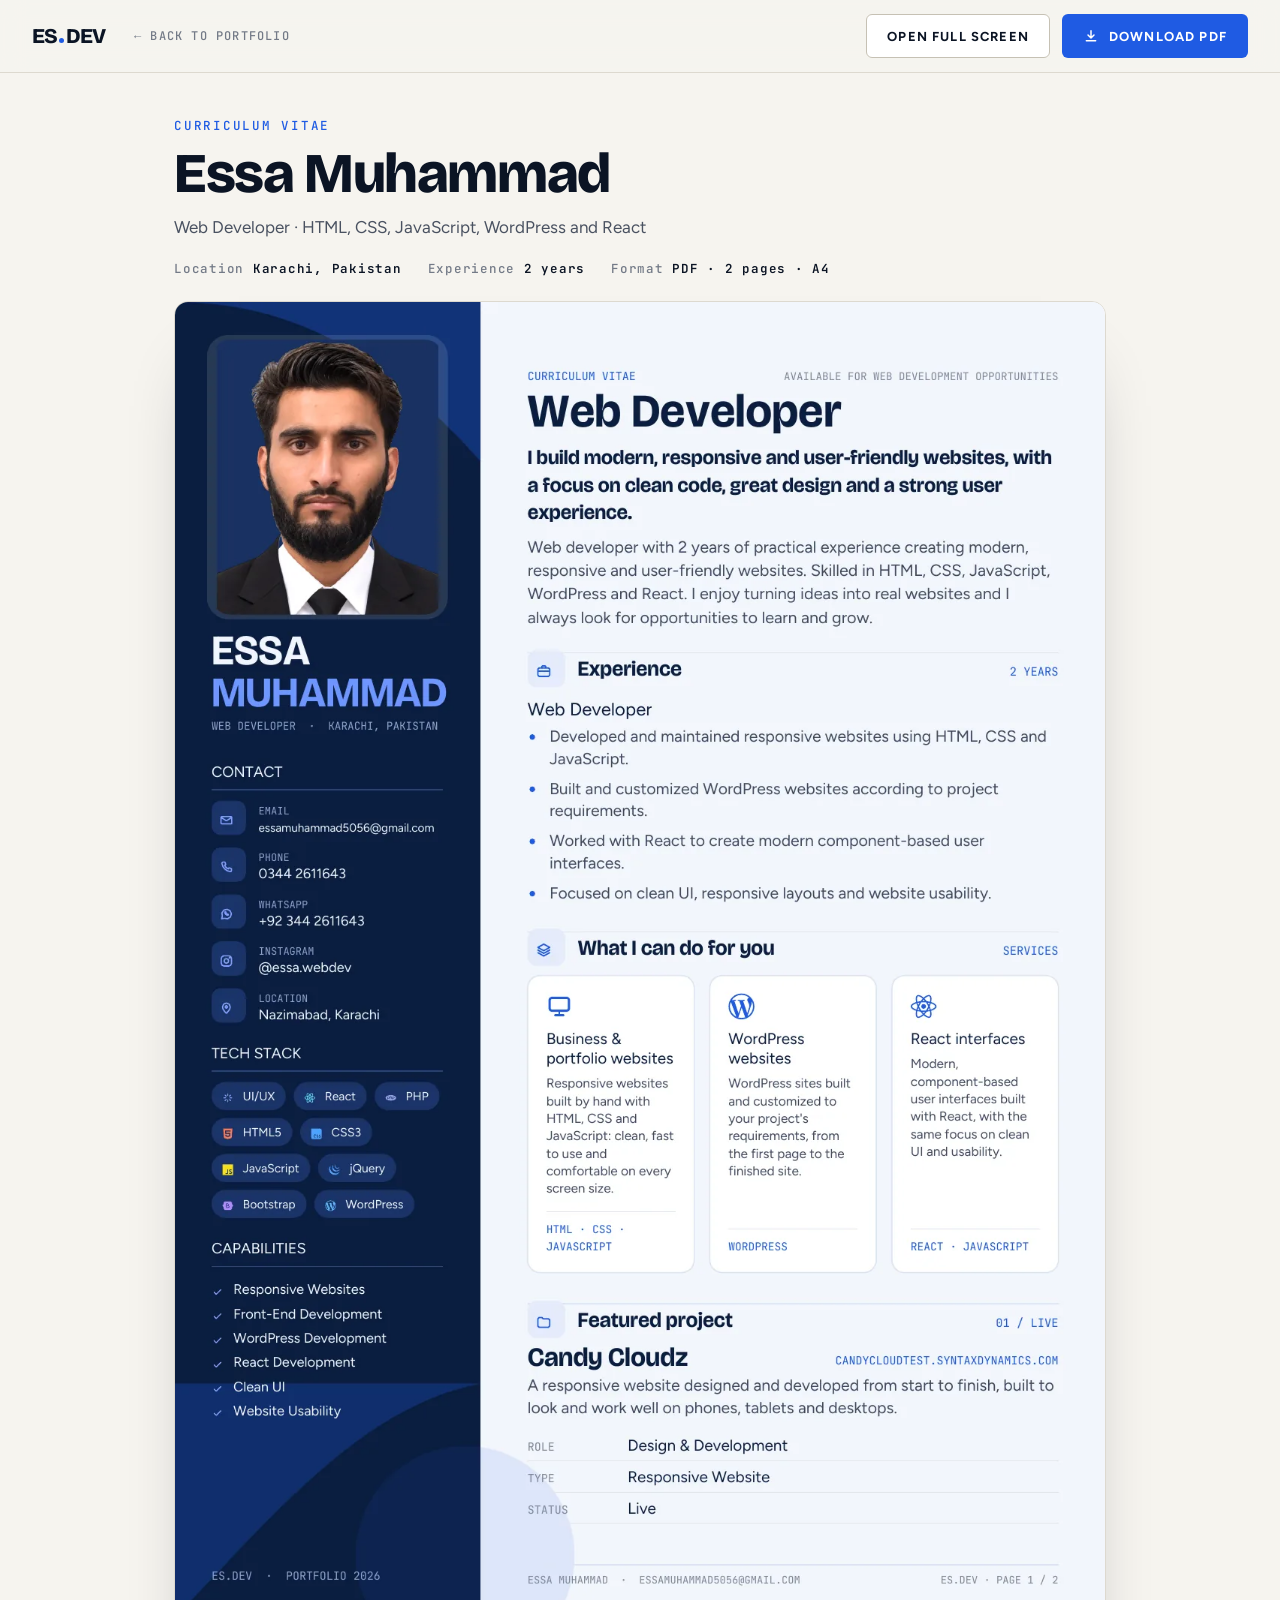
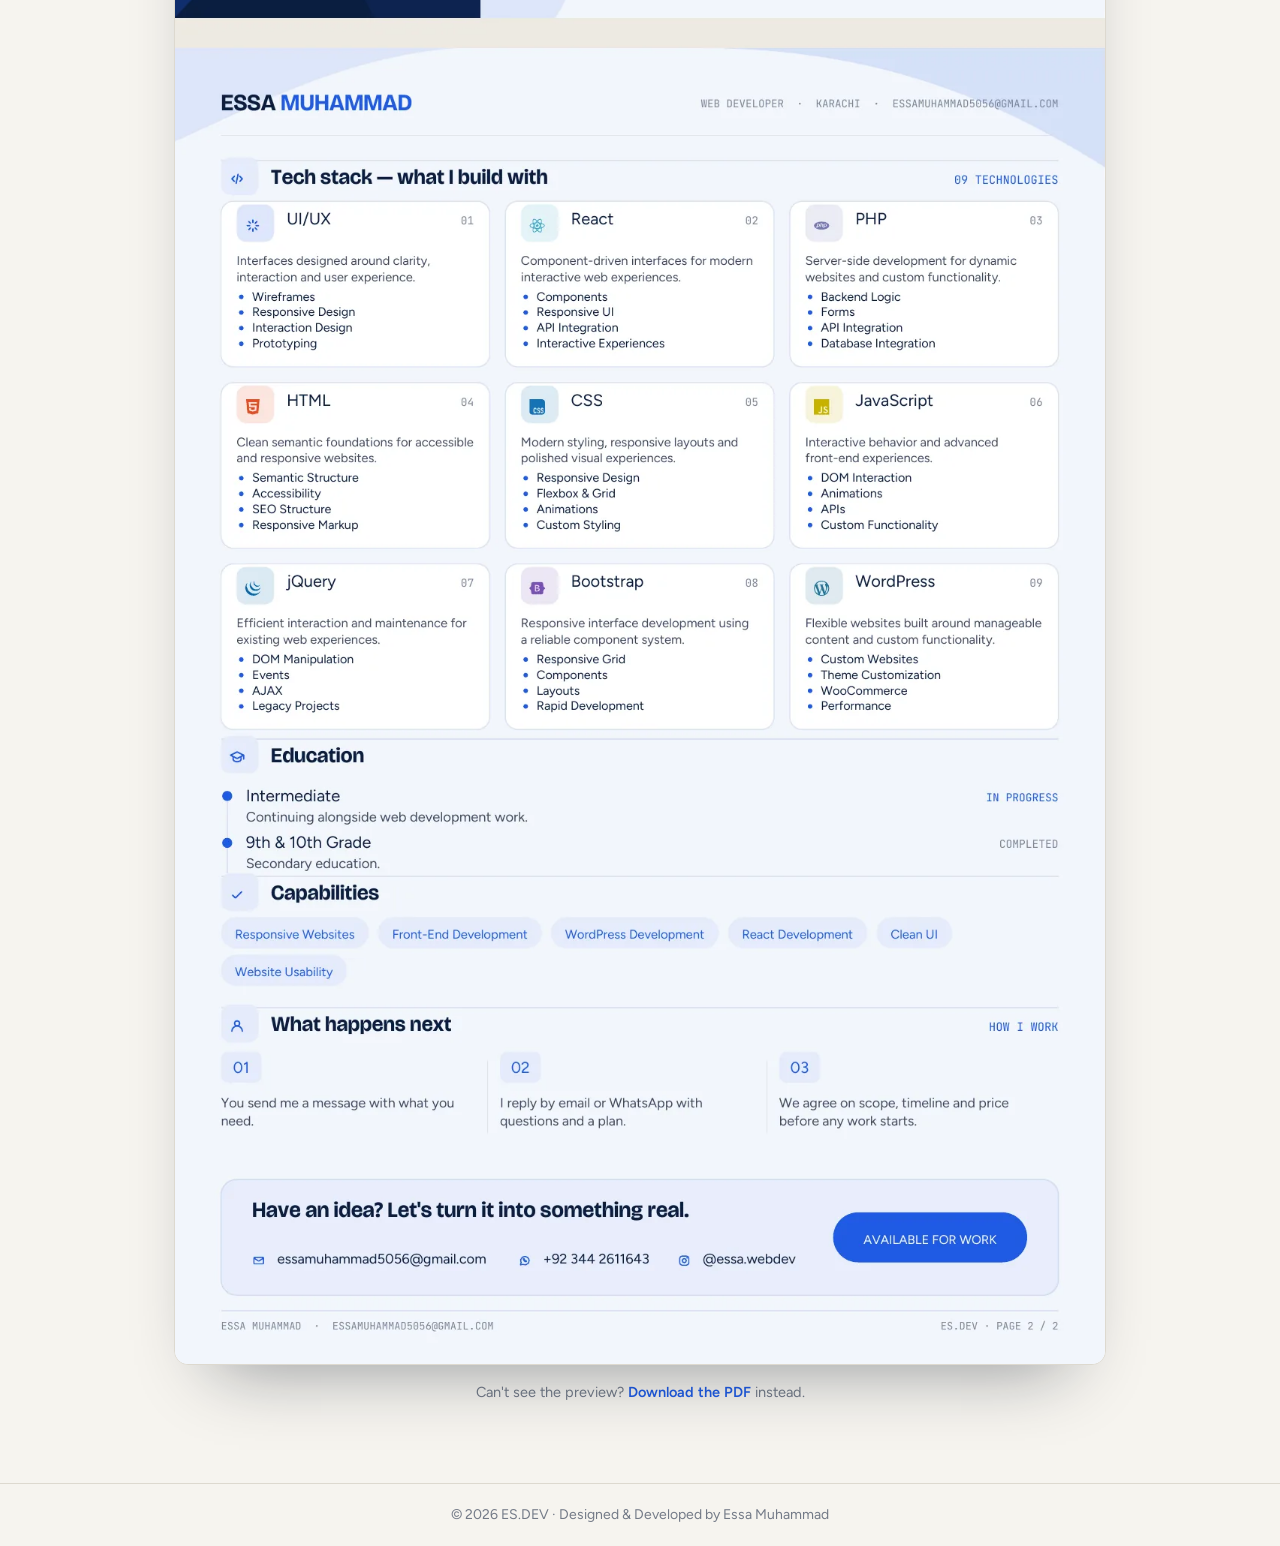
<file: cv.html>
<!DOCTYPE html>
<html lang="en">
<head>
  <meta charset="UTF-8">
  <meta name="viewport" content="width=device-width, initial-scale=1">
  <title>CV — Essa Muhammad | ES.DEV</title>
  <meta name="description" content="Curriculum vitae of Essa Muhammad, web developer in Karachi.">
  <meta name="theme-color" content="#F6F4EF">
  <link rel="icon" type="image/svg+xml" href="favicon.svg">
  <style>
    @font-face { font-family: "Bricolage Grotesque"; font-weight: 200 800; font-display: swap; src: url("bricolage-grotesque-latin-opsz-normal.woff2") format("woff2"); }
    @font-face { font-family: "Figtree"; font-weight: 300 900; font-display: swap; src: url("figtree-latin-wght-normal.woff2") format("woff2"); }
    @font-face { font-family: "JetBrains Mono"; font-weight: 100 800; font-display: swap; src: url("jetbrains-mono-latin-wght-normal.woff2") format("woff2"); }

    :root {
      --accent: #1F5BE3; --accent-dark: #1748BA; --bg: #F6F4EF; --card: #fff; --ink: #0B1424;
      --text: #4A5261; --muted: #737A87; --border: #DDD9CF; --border-strong: #C6C1B4;
      --head: "Bricolage Grotesque", "Figtree", Arial, sans-serif; --body: "Figtree", Arial, sans-serif; --mono: "JetBrains Mono", Menlo, monospace;
      --ease: cubic-bezier(0.22, 1, 0.36, 1);
    }
    *, *::before, *::after { box-sizing: border-box; }
    body { margin: 0; min-height: 100vh; display: flex; flex-direction: column; background: var(--bg); color: var(--text); font: 16px/1.6 var(--body); -webkit-font-smoothing: antialiased; }
    a { color: inherit; text-decoration: none; }
    :focus-visible { outline: 2px solid var(--accent); outline-offset: 3px; border-radius: 4px; }

    .bar { position: sticky; top: 0; z-index: 10; display: flex; align-items: center; gap: 20px; padding: 14px 32px; border-bottom: 1px solid var(--border); background: rgba(246, 244, 239, 0.9); backdrop-filter: blur(12px); }
    .logo { display: inline-flex; align-items: baseline; color: var(--ink); font: 800 21px/1 var(--head); letter-spacing: -0.03em; }
    .logo i { width: 5px; height: 5px; margin: 0 1.5px; border-radius: 50%; background: var(--accent); }
    .back { margin-left: 8px; color: var(--muted); font: 500 12px/1 var(--mono); letter-spacing: 0.1em; text-transform: uppercase; transition: color 200ms; }
    .back:hover { color: var(--ink); }
    .bar__right { display: flex; align-items: center; gap: 12px; margin-left: auto; }

    .btn { display: inline-flex; align-items: center; gap: 10px; min-height: 44px; padding: 0 20px; border: 1px solid transparent; border-radius: 6px; font: 700 13px/1 var(--body); letter-spacing: 0.09em; text-transform: uppercase; white-space: nowrap; transition: transform 300ms var(--ease), box-shadow 300ms var(--ease), background-color 200ms; }
    .btn svg { width: 16px; height: 16px; fill: none; stroke: currentColor; stroke-width: 2.2; stroke-linecap: round; stroke-linejoin: round; }
    .btn--primary { background: var(--accent); color: #fff; }
    .btn--primary:hover { transform: translateY(-2px); background: var(--accent-dark); box-shadow: 0 14px 24px -14px rgba(31, 91, 227, 0.8); }
    .btn--ghost { border-color: var(--border-strong); background: var(--card); color: var(--ink); }
    .btn--ghost:hover { transform: translateY(-2px); border-color: var(--ink); }

    .head { max-width: 980px; width: 100%; margin: 0 auto; padding: 44px 24px 22px; }
    .head p { margin: 0 0 10px; color: var(--accent); font: 500 12.5px/1.4 var(--mono); letter-spacing: 0.14em; text-transform: uppercase; }
    .head h1 { margin: 0; color: var(--ink); font: 800 clamp(34px, 5vw, 56px)/1.02 var(--head); letter-spacing: -0.025em; }
    .head .sub { margin-top: 12px; color: var(--text); font-size: 17px; }
    .facts { display: flex; flex-wrap: wrap; gap: 8px 26px; margin-top: 18px; color: var(--muted); font: 500 12.5px/1.6 var(--mono); letter-spacing: 0.06em; }
    .facts b { color: var(--ink); font-weight: 600; }

    .sheet { position: relative; max-width: 980px; width: 100%; margin: 0 auto; padding: 0 24px 64px; }
    .sheet__frame { position: relative; overflow: hidden; aspect-ratio: 1241 / 3548; border: 1px solid var(--border); border-radius: 14px; background: var(--card); box-shadow: 0 40px 70px -40px rgba(11, 20, 36, 0.45); }
    .sheet__frame img { display: block; width: 100%; height: 100%; object-fit: cover; opacity: 0; transition: opacity 500ms ease; }
    .sheet__frame.is-ready img { opacity: 1; }

    /* skeleton shown while the PDF renders */
    .skeleton { position: absolute; inset: 0; display: grid; grid-template-columns: 30% 1fr; background: var(--card); transition: opacity 400ms ease, visibility 0s linear 400ms; }
    .skeleton__side { background: #0f2c57; opacity: 0.12; }
    .skeleton__main { padding: 8% 7%; }
    .skeleton__main i { display: block; height: 10px; margin-bottom: 14px; border-radius: 5px; background: linear-gradient(90deg, #ECE9E1 25%, #F6F4EF 50%, #ECE9E1 75%); background-size: 200% 100%; animation: shimmer 1.4s linear infinite; }
    .skeleton__main i:nth-child(1) { width: 40%; height: 16px; margin-bottom: 26px; }
    .skeleton__main i:nth-child(4) { width: 70%; margin-bottom: 34px; }
    .skeleton__main i:nth-child(5) { width: 36%; height: 16px; margin-bottom: 26px; }
    .skeleton__main i:nth-child(8) { width: 55%; }
    .skeleton__note { position: absolute; left: 50%; bottom: 8%; transform: translateX(-50%); color: var(--muted); font: 500 12px/1 var(--mono); letter-spacing: 0.12em; text-transform: uppercase; white-space: nowrap; }
    .sheet__frame.is-ready .skeleton { opacity: 0; visibility: hidden; }
    @keyframes shimmer { from { background-position: 200% 0; } to { background-position: -200% 0; } }

    .fallback { margin-top: 16px; color: var(--muted); font-size: 14.5px; text-align: center; }
    .fallback a { color: var(--accent); font-weight: 600; }

    footer { margin-top: auto; padding: 20px 32px; border-top: 1px solid var(--border); color: var(--muted); font-size: 14px; text-align: center; }

    @media (max-width: 640px) {
      .bar { padding: 12px 16px; gap: 12px; }
      .back { display: none; }
      .btn { min-height: 40px; padding: 0 14px; font-size: 12px; }
      .btn--ghost { display: none; }
      .head { padding: 30px 16px 16px; }
      .sheet { padding: 0 12px 44px; }
      .sheet__frame { border-radius: 10px; }
    }
    @media (prefers-reduced-motion: reduce) { .skeleton__main i { animation: none; } .btn { transition: none; } }
  </style>
</head>
<body>
  <header class="bar">
    <a class="logo" href="index.html" aria-label="ES.DEV — back to the portfolio">ES<i aria-hidden="true"></i>DEV</a>
    <a class="back" href="index.html">← Back to portfolio</a>
    <div class="bar__right">
      <a class="btn btn--ghost" href="essa-cv.pdf" target="_blank" rel="noopener">Open full screen</a>
      <a class="btn btn--primary" href="essa-cv.pdf" download="Essa-Muhammad-CV.pdf">
        <svg viewBox="0 0 24 24" aria-hidden="true"><path d="M12 4v11m0 0-4.500-4.500M12 15l4.500-4.500M5 19h14"/></svg>
        Download PDF
      </a>
    </div>
  </header>

  <main>
    <section class="head">
      <p>Curriculum vitae</p>
      <h1>Essa Muhammad</h1>
      <div class="sub">Web Developer · HTML, CSS, JavaScript, WordPress and React</div>
      <div class="facts"><span>Location <b>Karachi, Pakistan</b></span><span>Experience <b>2 years</b></span><span>Format <b>PDF · 2 pages · A4</b></span></div>
    </section>

    <section class="sheet" aria-label="CV preview">
      <div class="sheet__frame" id="frame">
        <div class="skeleton" aria-hidden="true">
          <div class="skeleton__side"></div>
          <div class="skeleton__main"><i></i><i></i><i></i><i></i><i></i><i></i><i></i><i></i></div>
          <span class="skeleton__note">Loading CV…</span>
        </div>
        <!-- A rendered image of the PDF: shows identically on every device, no PDF viewer needed.
             REPLACE both essa-cv.pdf and cv-preview.webp when the CV changes. -->
        <img id="cvFrame" src="cv-preview.webp?v=5" alt="Essa Muhammad's CV: web developer with 2 years of experience, skills in HTML5, CSS3, JavaScript, WordPress and React; contact and education details." width="1241" height="3548" decoding="async">
      </div>
      <p class="fallback">Can't see the preview? <a href="essa-cv.pdf" download="Essa-Muhammad-CV.pdf">Download the PDF</a> instead.</p>
    </section>
  </main>

  <footer>© 2026 ES.DEV · Designed &amp; Developed by Essa Muhammad</footer>

  <script>
    (function () {
      var frame = document.getElementById('frame');
      var image = document.getElementById('cvFrame');
      function ready() { frame.classList.add('is-ready'); }
      if (image.complete && image.naturalWidth) ready();
      else { image.addEventListener('load', ready); image.addEventListener('error', ready); }
    })();
  </script>
</body>
</html>
</file>
